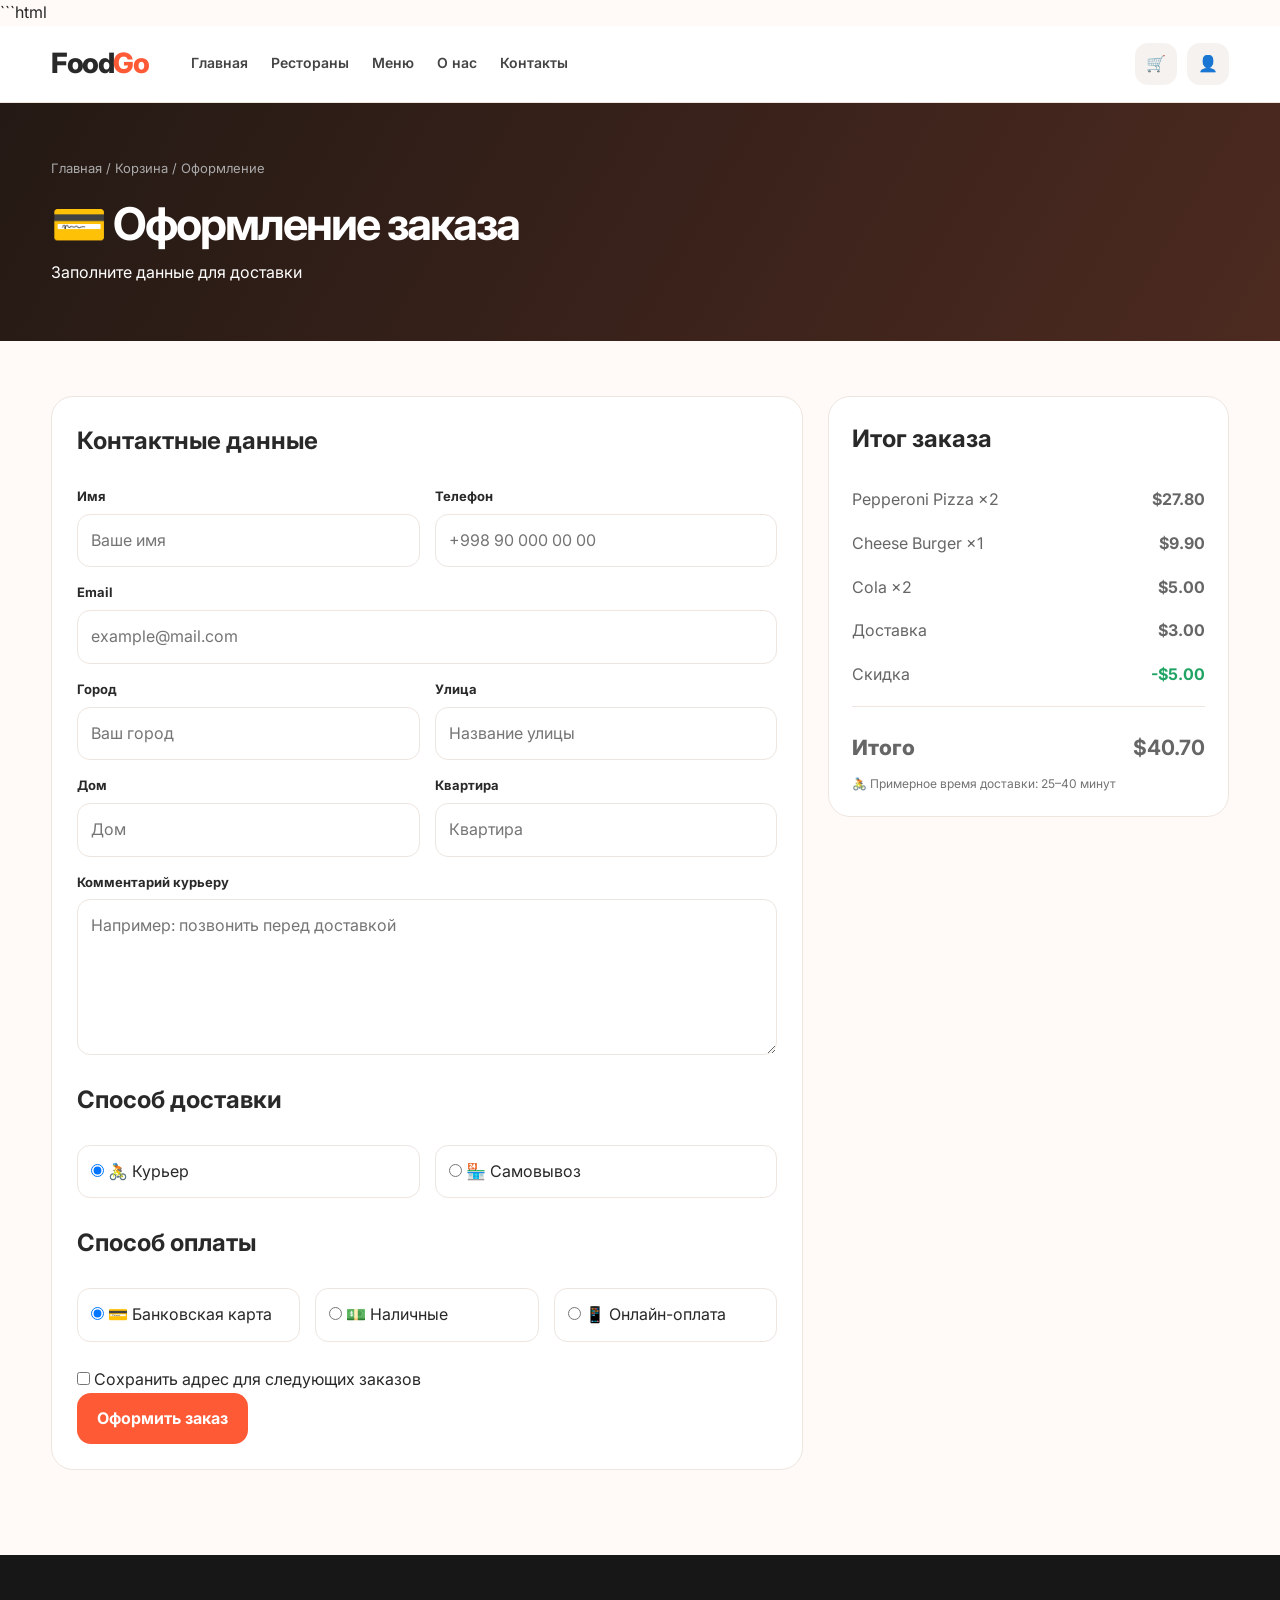
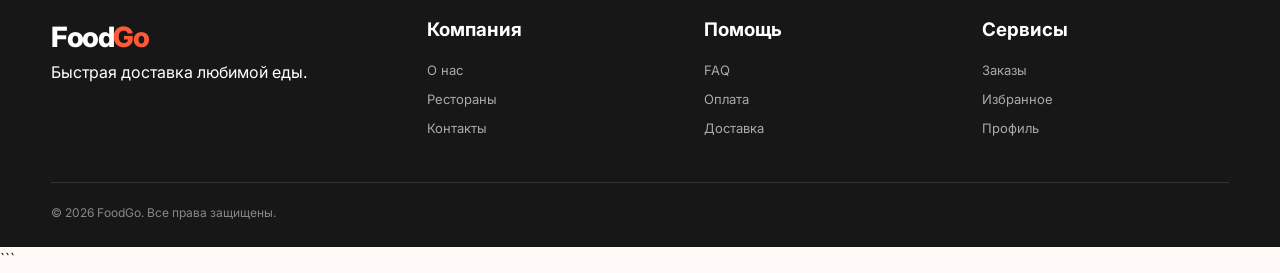
<file: checkout.html>
```html
<!DOCTYPE html>
<html lang="ru">
<head>
    <meta charset="UTF-8">
    <meta name="viewport" content="width=device-width, initial-scale=1.0">
    <title>FoodGo — Оформление заказа</title>
    <link rel="stylesheet" href="style.css">
</head>
<body>

<header class="navbar">
    <div class="container nav">
        <a href="index.html" class="logo">Food<span>Go</span></a>

        <nav class="navlinks">
            <a href="index.html">Главная</a>
            <a href="restaurants.html">Рестораны</a>
            <a href="menu.html">Меню</a>
            <a href="about.html">О нас</a>
            <a href="contact.html">Контакты</a>
        </nav>

        <div class="nav-actions">
            <a href="cart.html" class="icon-btn">🛒</a>
            <a href="profile.html" class="icon-btn">👤</a>
        </div>
    </div>
</header>

<section class="banner">
    <div class="container">
        <div class="breadcrumb">Главная / Корзина / Оформление</div>
        <h1>💳 Оформление заказа</h1>
        <p>Заполните данные для доставки</p>
    </div>
</section>

<main class="page">
    <div class="container split">

        <form class="form-card">

            <h2>Контактные данные</h2>
            <br>

            <div class="form-grid">

                <div class="field">
                    <label>Имя</label>
                    <input class="input" type="text" placeholder="Ваше имя">
                </div>

                <div class="field">
                    <label>Телефон</label>
                    <input class="input" type="tel" placeholder="+998 90 000 00 00">
                </div>

                <div class="field full">
                    <label>Email</label>
                    <input class="input" type="email" placeholder="example@mail.com">
                </div>

                <div class="field">
                    <label>Город</label>
                    <input class="input" type="text" placeholder="Ваш город">
                </div>

                <div class="field">
                    <label>Улица</label>
                    <input class="input" type="text" placeholder="Название улицы">
                </div>

                <div class="field">
                    <label>Дом</label>
                    <input class="input" type="text" placeholder="Дом">
                </div>

                <div class="field">
                    <label>Квартира</label>
                    <input class="input" type="text" placeholder="Квартира">
                </div>

                <div class="field full">
                    <label>Комментарий курьеру</label>
                    <textarea class="textarea" rows="5" placeholder="Например: позвонить перед доставкой"></textarea>
                </div>

            </div>

            <br>

            <h2>Способ доставки</h2>
            <br>

            <div class="radio-row">
                <label class="radio">
                    <input type="radio" name="delivery" checked>
                    🚴 Курьер
                </label>

                <label class="radio">
                    <input type="radio" name="delivery">
                    🏪 Самовывоз
                </label>
            </div>

            <br>

            <h2>Способ оплаты</h2>
            <br>

            <div class="radio-row">
                <label class="radio">
                    <input type="radio" name="payment" checked>
                    💳 Банковская карта
                </label>

                <label class="radio">
                    <input type="radio" name="payment">
                    💵 Наличные
                </label>

                <label class="radio">
                    <input type="radio" name="payment">
                    📱 Онлайн-оплата
                </label>
            </div>

            <br>

            <label>
                <input type="checkbox">
                Сохранить адрес для следующих заказов
            </label>

            <br>

            <button class="btn" type="submit">Оформить заказ</button>

        </form>

        <aside class="summary">
            <h2>Итог заказа</h2>

            <div class="sumline">
                <span>Pepperoni Pizza ×2</span>
                <strong>$27.80</strong>
            </div>

            <div class="sumline">
                <span>Cheese Burger ×1</span>
                <strong>$9.90</strong>
            </div>

            <div class="sumline">
                <span>Cola ×2</span>
                <strong>$5.00</strong>
            </div>

            <div class="sumline">
                <span>Доставка</span>
                <strong>$3.00</strong>
            </div>

            <div class="sumline">
                <span>Скидка</span>
                <strong style="color:#20a464;">-$5.00</strong>
            </div>

            <div class="total">
                <div class="sumline">
                    <span>Итого</span>
                    <strong>$40.70</strong>
                </div>
            </div>

            <p class="meta">🚴 Примерное время доставки: 25–40 минут</p>
        </aside>

    </div>
</main>

<footer>
    <div class="container">
        <div class="footer-grid">
            <div><div class="logo">Food<span>Go</span></div><p>Быстрая доставка любимой еды.</p></div>
            <div><h3>Компания</h3><a href="about.html">О нас</a><a href="restaurants.html">Рестораны</a><a href="contact.html">Контакты</a></div>
            <div><h3>Помощь</h3><a href="#">FAQ</a><a href="#">Оплата</a><a href="#">Доставка</a></div>
            <div><h3>Сервисы</h3><a href="orders.html">Заказы</a><a href="favorites.html">Избранное</a><a href="profile.html">Профиль</a></div>
        </div>
        <div class="footer-bottom">© 2026 FoodGo. Все права защищены.</div>
    </div>
</footer>

</body>
</html>
```
</file>
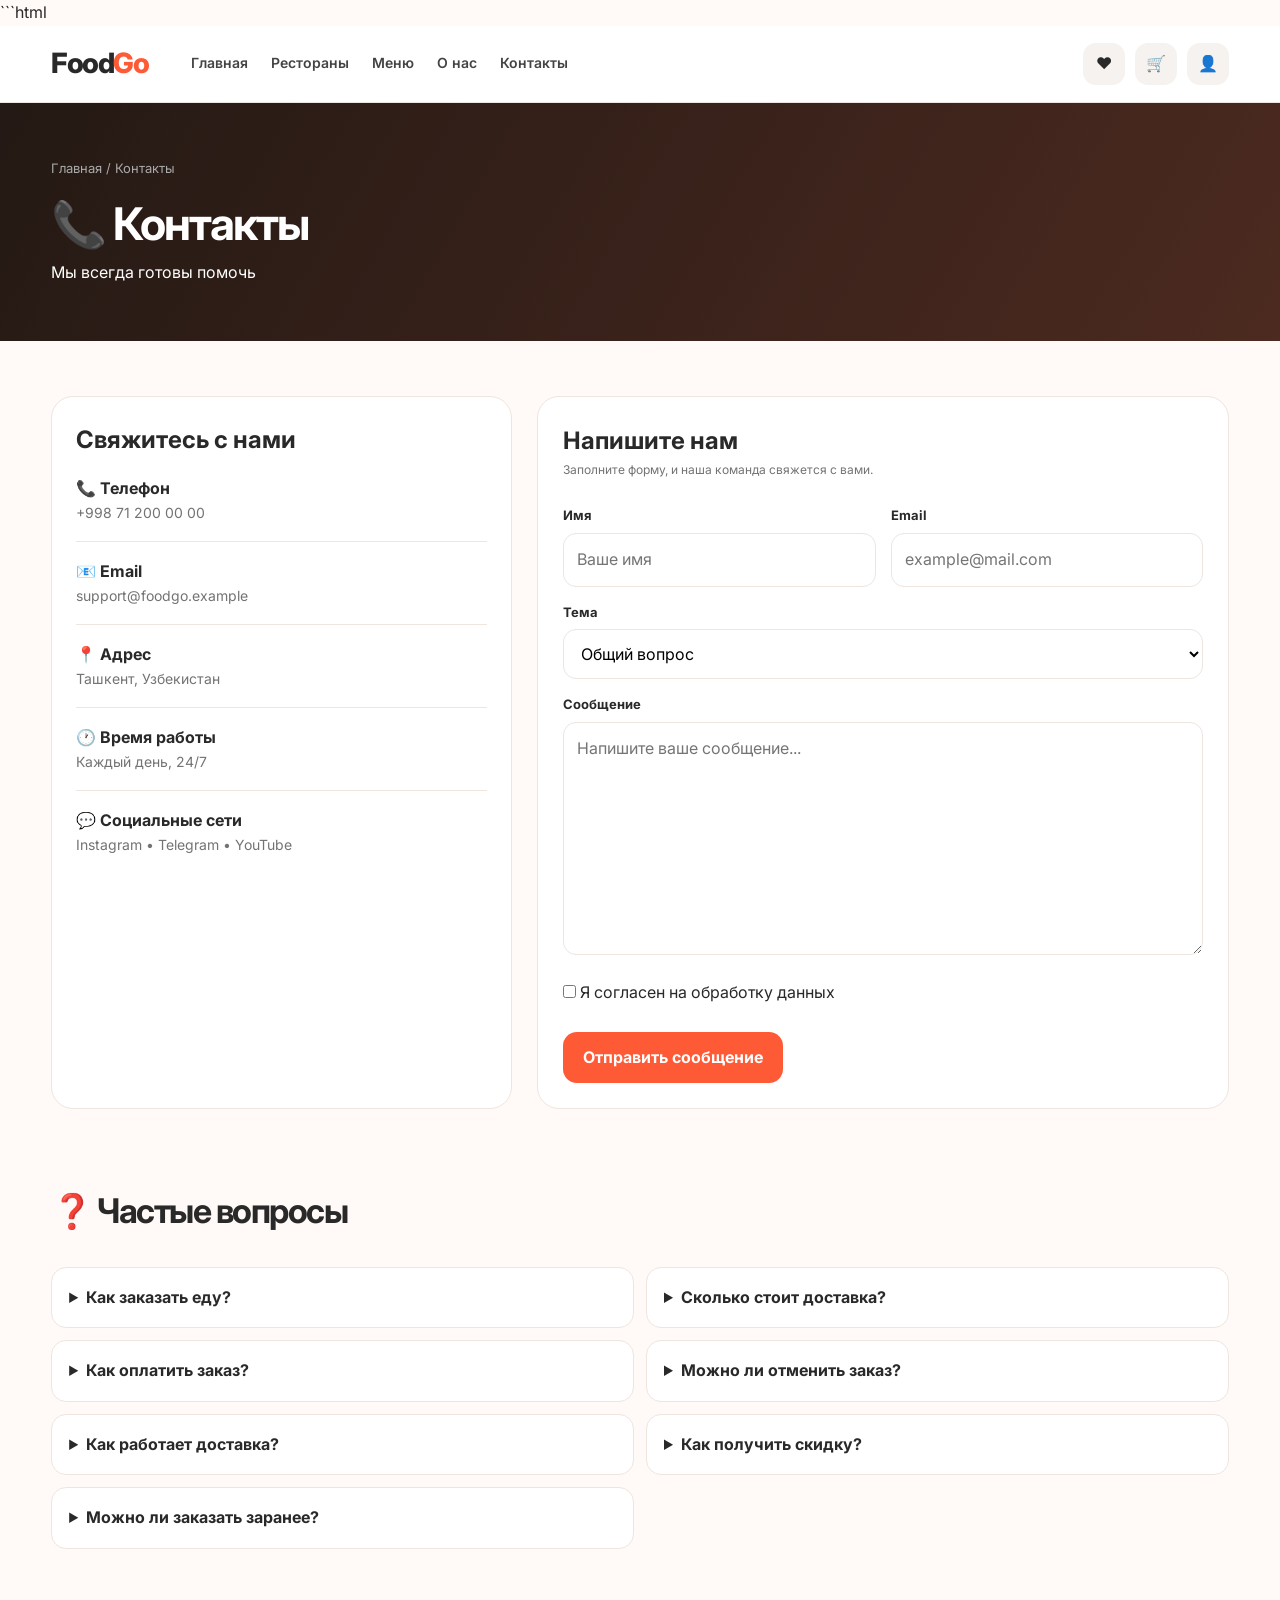
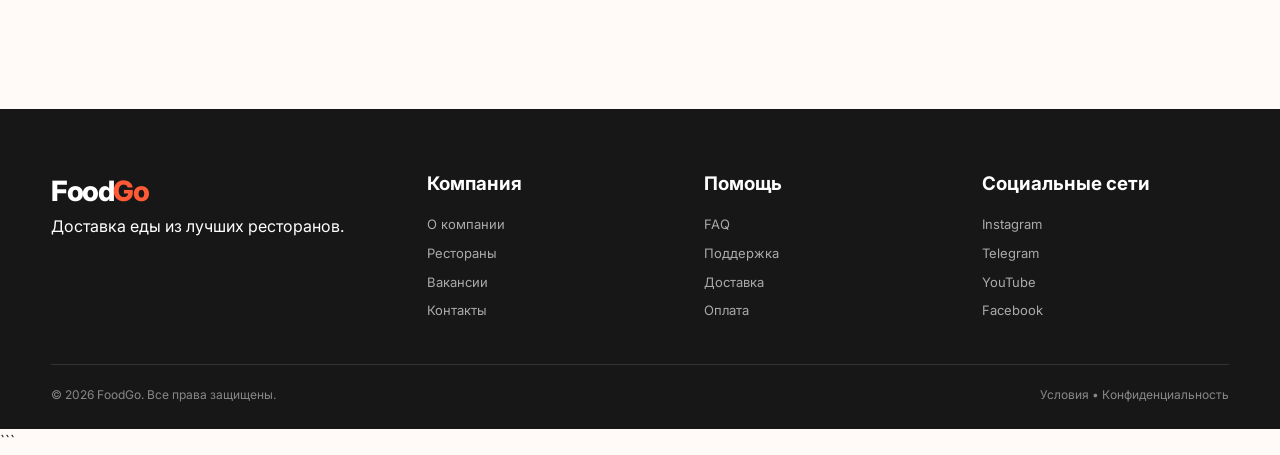
<file: contact.html>
```html
<!DOCTYPE html>
<html lang="ru">
<head>
    <meta charset="UTF-8">
    <meta name="viewport" content="width=device-width, initial-scale=1.0">
    <title>FoodGo — Контакты</title>
    <link rel="stylesheet" href="style.css">
</head>
<body>

<header class="navbar">
    <div class="container nav">

        <a href="index.html" class="logo">Food<span>Go</span></a>

        <nav class="navlinks">
            <a href="index.html">Главная</a>
            <a href="restaurants.html">Рестораны</a>
            <a href="menu.html">Меню</a>
            <a href="about.html">О нас</a>
            <a href="contact.html">Контакты</a>
        </nav>

        <div class="nav-actions">
            <a href="favorites.html" class="icon-btn">❤️</a>
            <a href="cart.html" class="icon-btn">🛒</a>
            <a href="profile.html" class="icon-btn">👤</a>
        </div>

    </div>
</header>

<section class="banner">
    <div class="container">
        <div class="breadcrumb">Главная / Контакты</div>
        <h1>📞 Контакты</h1>
        <p>Мы всегда готовы помочь</p>
    </div>
</section>

<main class="page">

    <div class="container contact-grid">

        <section class="contact-card">

            <h2>Свяжитесь с нами</h2>

            <div class="contact-item">
                <strong>📞 Телефон</strong>
                <span>+998 71 200 00 00</span>
            </div>

            <div class="contact-item">
                <strong>📧 Email</strong>
                <span>support@foodgo.example</span>
            </div>

            <div class="contact-item">
                <strong>📍 Адрес</strong>
                <span>Ташкент, Узбекистан</span>
            </div>

            <div class="contact-item">
                <strong>🕐 Время работы</strong>
                <span>Каждый день, 24/7</span>
            </div>

            <div class="contact-item">
                <strong>💬 Социальные сети</strong>
                <span>Instagram • Telegram • YouTube</span>
            </div>

        </section>

        <section class="form-card">

            <h2>Напишите нам</h2>

            <p class="meta">
                Заполните форму, и наша команда свяжется с вами.
            </p>

            <br>

            <form>

                <div class="form-grid">

                    <div class="field">
                        <label>Имя</label>
                        <input class="input" type="text" placeholder="Ваше имя" required>
                    </div>

                    <div class="field">
                        <label>Email</label>
                        <input class="input" type="email" placeholder="example@mail.com" required>
                    </div>

                    <div class="field full">
                        <label>Тема</label>
                        <select class="select">
                            <option>Общий вопрос</option>
                            <option>Проблема с заказом</option>
                            <option>Оплата</option>
                            <option>Доставка</option>
                            <option>Ресторан</option>
                            <option>Партнёрство</option>
                        </select>
                    </div>

                    <div class="field full">
                        <label>Сообщение</label>
                        <textarea class="textarea" rows="8" placeholder="Напишите ваше сообщение..." required></textarea>
                    </div>

                </div>

                <br>

                <label>
                    <input type="checkbox">
                    Я согласен на обработку данных
                </label>

                <br><br>

                <button class="btn" type="submit">
                    Отправить сообщение
                </button>

            </form>

        </section>

    </div>

    <section class="section">
        <div class="container">

            <div class="section-head">
                <div>
                    <h2>❓ Частые вопросы</h2>
                </div>
            </div>

            <div class="faq">

                <details>
                    <summary>Как заказать еду?</summary>
                    <p>Перейдите в раздел ресторанов, выберите ресторан и добавьте блюда в корзину.</p>
                </details>

                <details>
                    <summary>Сколько стоит доставка?</summary>
                    <p>Цена доставки отображается на странице ресторана и в корзине.</p>
                </details>

                <details>
                    <summary>Как оплатить заказ?</summary>
                    <p>Вы можете выбрать карту, наличные или онлайн-оплату.</p>
                </details>

                <details>
                    <summary>Можно ли отменить заказ?</summary>
                    <p>Это зависит от текущего статуса заказа.</p>
                </details>

                <details>
                    <summary>Как работает доставка?</summary>
                    <p>После оформления заказа ресторан начинает его готовить, после чего курьер доставляет его по указанному адресу.</p>
                </details>

                <details>
                    <summary>Как получить скидку?</summary>
                    <p>Следите за разделом акций и используйте доступные промокоды.</p>
                </details>

                <details>
                    <summary>Можно ли заказать заранее?</summary>
                    <p>Возможность предварительного заказа зависит от выбранного ресторана.</p>
                </details>

            </div>

        </div>
    </section>

</main>

<footer>
    <div class="container">

        <div class="footer-grid">

            <div>
                <div class="logo">Food<span>Go</span></div>
                <p>Доставка еды из лучших ресторанов.</p>
            </div>

            <div>
                <h3>Компания</h3>
                <a href="about.html">О компании</a>
                <a href="restaurants.html">Рестораны</a>
                <a href="#">Вакансии</a>
                <a href="contact.html">Контакты</a>
            </div>

            <div>
                <h3>Помощь</h3>
                <a href="#">FAQ</a>
                <a href="#">Поддержка</a>
                <a href="#">Доставка</a>
                <a href="#">Оплата</a>
            </div>

            <div>
                <h3>Социальные сети</h3>
                <a href="#">Instagram</a>
                <a href="#">Telegram</a>
                <a href="#">YouTube</a>
                <a href="#">Facebook</a>
            </div>

        </div>

        <div class="footer-bottom">
            <span>© 2026 FoodGo. Все права защищены.</span>
            <span>Условия • Конфиденциальность</span>
        </div>

    </div>
</footer>

</body>
</html>
```
</file>
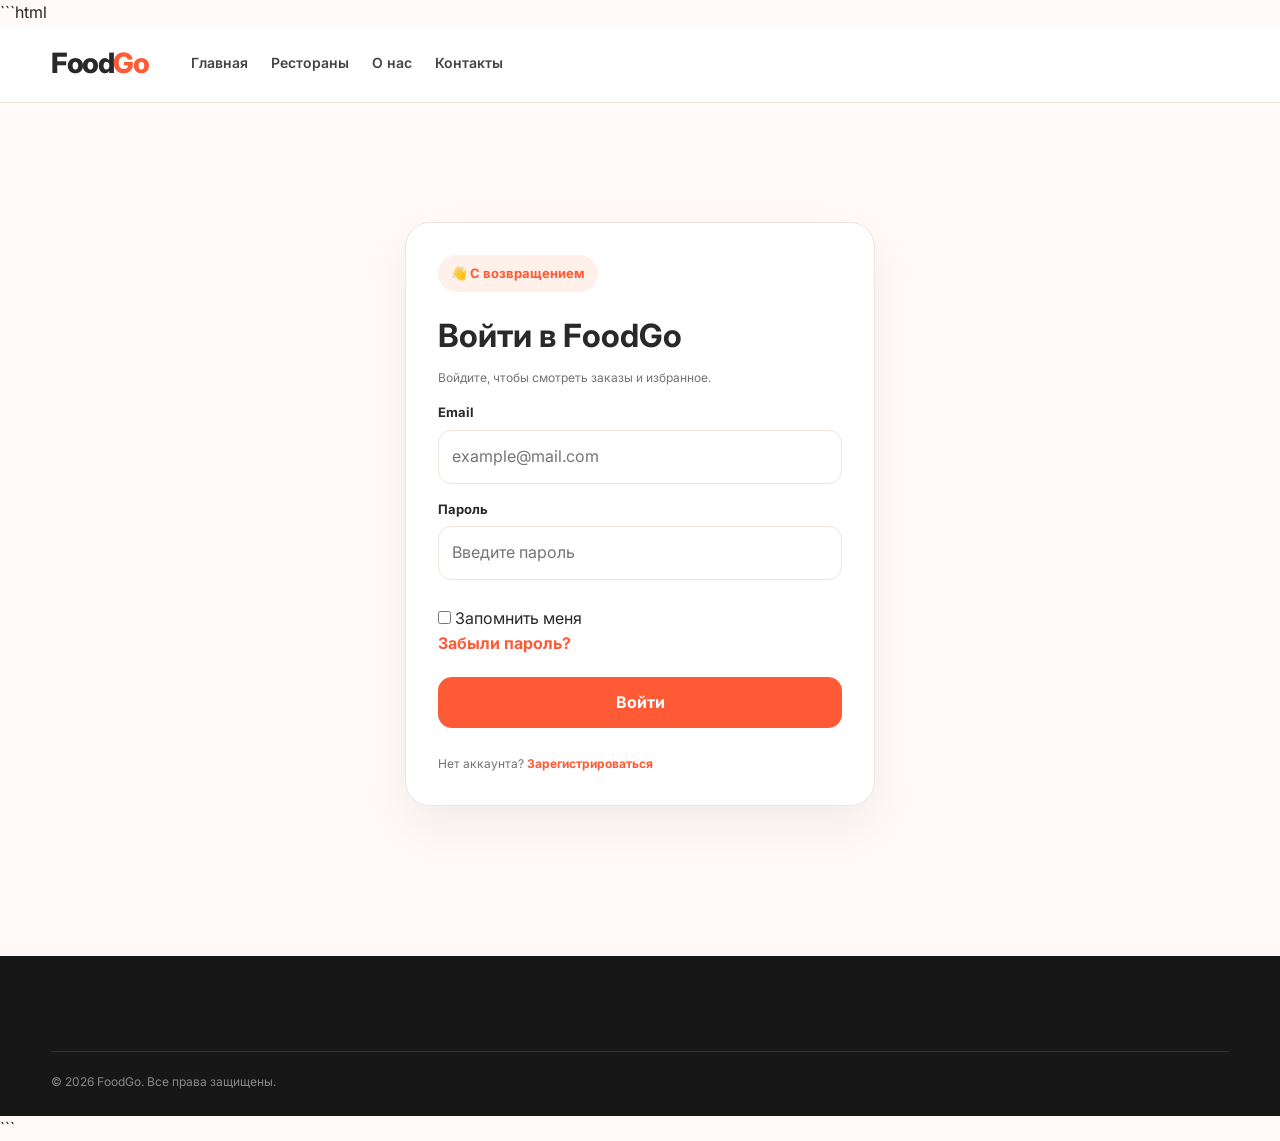
<file: login.html>
```html
<!DOCTYPE html>
<html lang="ru">
<head>
    <meta charset="UTF-8">
    <meta name="viewport" content="width=device-width, initial-scale=1.0">
    <title>FoodGo — Вход</title>
    <link rel="stylesheet" href="style.css">
</head>
<body>

<header class="navbar">
    <div class="container nav">
        <a href="index.html" class="logo">Food<span>Go</span></a>
        <nav class="navlinks">
            <a href="index.html">Главная</a>
            <a href="restaurants.html">Рестораны</a>
            <a href="about.html">О нас</a>
            <a href="contact.html">Контакты</a>
        </nav>
    </div>
</header>

<main class="auth">

    <div class="auth-box">

        <span class="eyebrow">👋 С возвращением</span>

        <h1>Войти в FoodGo</h1>

        <p class="meta">
            Войдите, чтобы смотреть заказы и избранное.
        </p>

        <form>

            <div class="field">
                <label>Email</label>
                <input class="input" type="email" placeholder="example@mail.com" required>
            </div>

            <div class="field">
                <label>Пароль</label>
                <input class="input" type="password" placeholder="Введите пароль" required>
            </div>

            <br>

            <label>
                <input type="checkbox">
                Запомнить меня
            </label>

            <br>

            <a href="#" class="link">Забыли пароль?</a>

            <button class="btn" type="submit">Войти</button>

        </form>

        <br>

        <p class="meta">
            Нет аккаунта?
            <a href="register.html" class="link">Зарегистрироваться</a>
        </p>

    </div>

</main>

<footer>
    <div class="container">
        <div class="footer-bottom">
            <span>© 2026 FoodGo. Все права защищены.</span>
        </div>
    </div>
</footer>

</body>
</html>
```
</file>
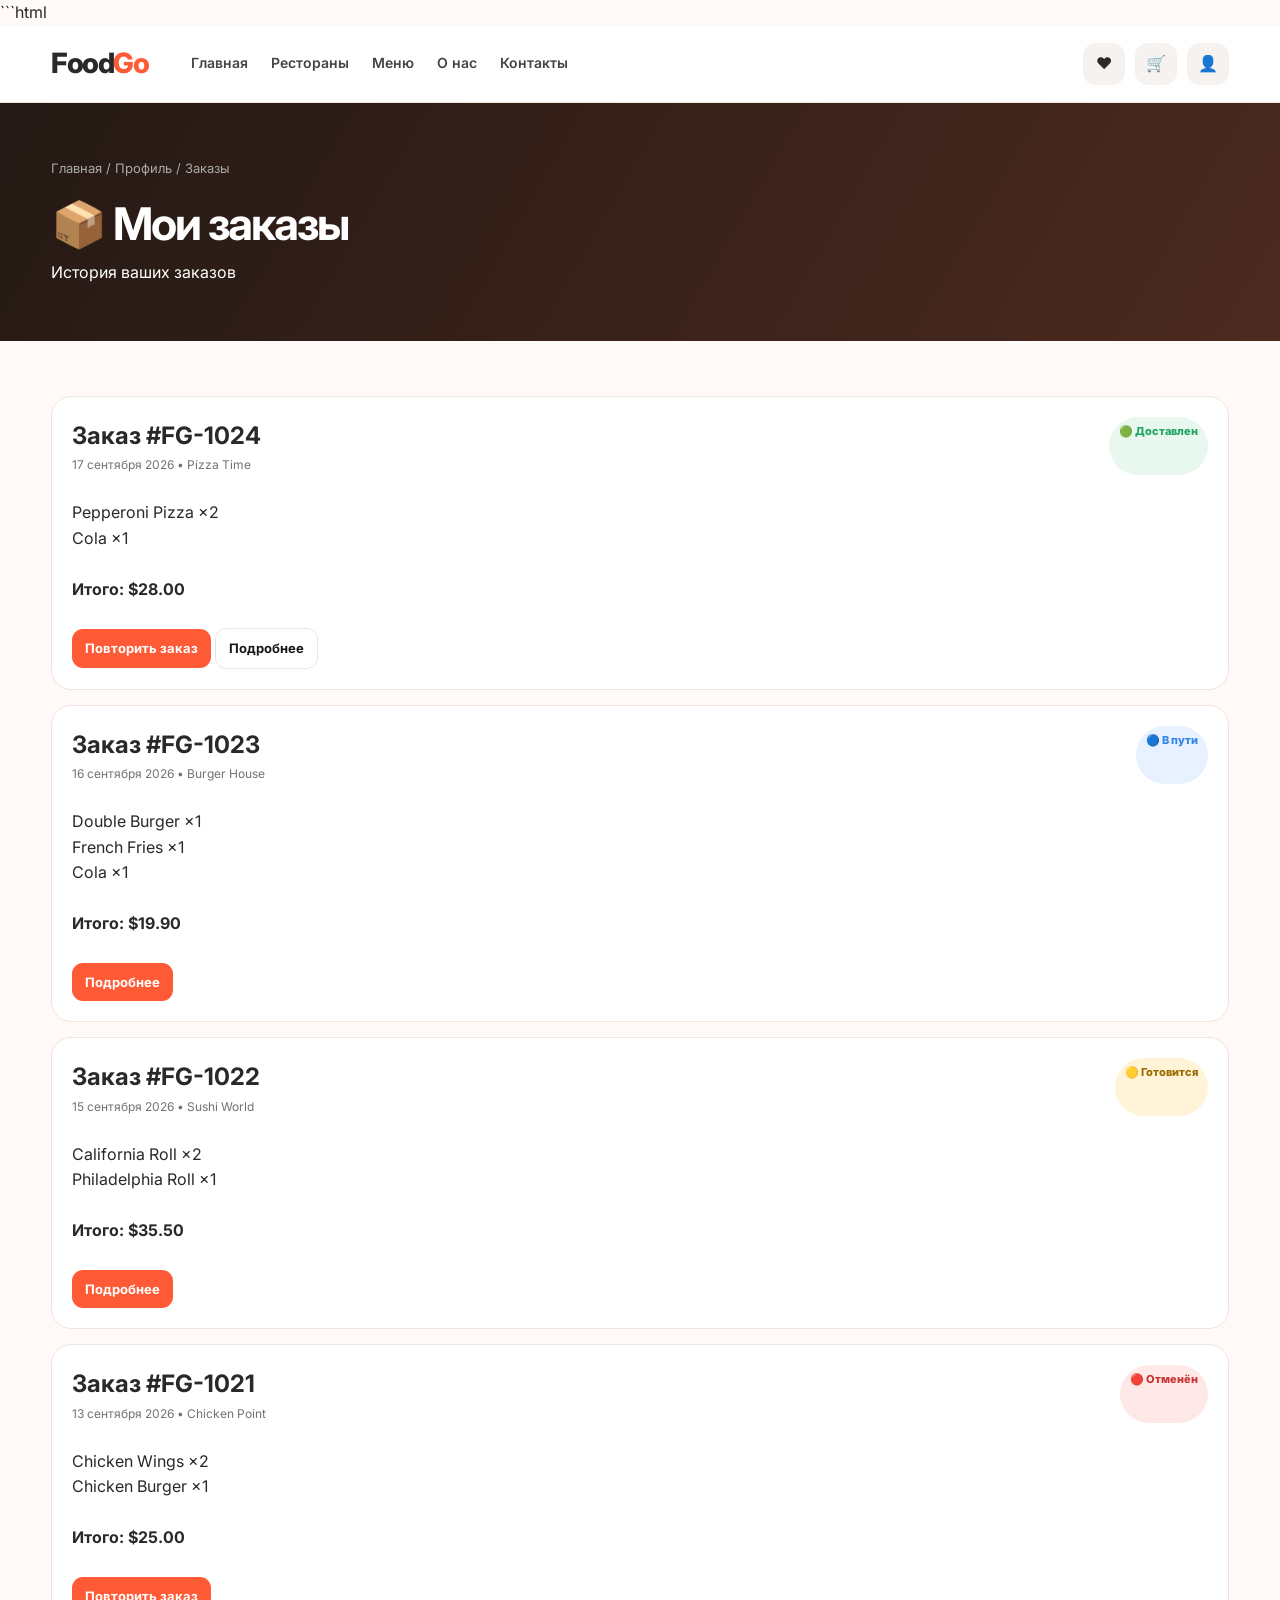
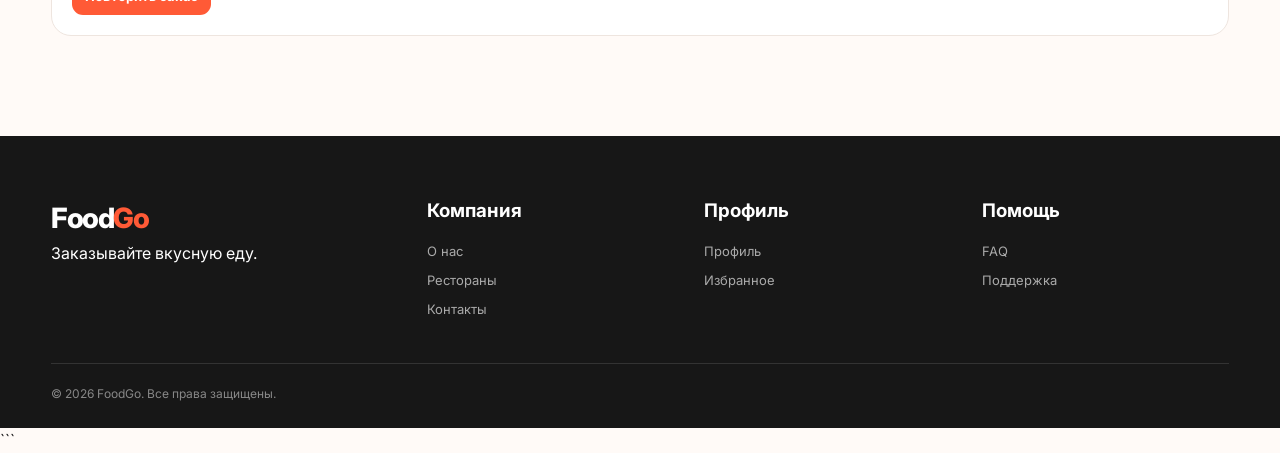
<file: orders.html>
```html
<!DOCTYPE html>
<html lang="ru">
<head>
    <meta charset="UTF-8">
    <meta name="viewport" content="width=device-width, initial-scale=1.0">
    <title>FoodGo — Мои заказы</title>
    <link rel="stylesheet" href="style.css">
</head>
<body>

<header class="navbar">
    <div class="container nav">
        <a href="index.html" class="logo">Food<span>Go</span></a>

        <nav class="navlinks">
            <a href="index.html">Главная</a>
            <a href="restaurants.html">Рестораны</a>
            <a href="menu.html">Меню</a>
            <a href="about.html">О нас</a>
            <a href="contact.html">Контакты</a>
        </nav>

        <div class="nav-actions">
            <a href="favorites.html" class="icon-btn">❤️</a>
            <a href="cart.html" class="icon-btn">🛒</a>
            <a href="profile.html" class="icon-btn">👤</a>
        </div>
    </div>
</header>

<section class="banner">
    <div class="container">
        <div class="breadcrumb">Главная / Профиль / Заказы</div>
        <h1>📦 Мои заказы</h1>
        <p>История ваших заказов</p>
    </div>
</section>

<main class="page">
    <div class="container">

        <article class="order">
            <div class="order-top">
                <div>
                    <h2>Заказ #FG-1024</h2>
                    <p class="meta">17 сентября 2026 • Pizza Time</p>
                </div>
                <span class="status delivered">🟢 Доставлен</span>
            </div>

            <br>

            <p>Pepperoni Pizza ×2</p>
            <p>Cola ×1</p>

            <br>

            <strong>Итого: $28.00</strong>

            <br><br>

            <a href="cart.html" class="btn small">Повторить заказ</a>
            <a href="#" class="btn small light">Подробнее</a>
        </article>

        <article class="order">
            <div class="order-top">
                <div>
                    <h2>Заказ #FG-1023</h2>
                    <p class="meta">16 сентября 2026 • Burger House</p>
                </div>
                <span class="status way">🔵 В пути</span>
            </div>

            <br>

            <p>Double Burger ×1</p>
            <p>French Fries ×1</p>
            <p>Cola ×1</p>

            <br>

            <strong>Итого: $19.90</strong>

            <br><br>

            <a href="#" class="btn small">Подробнее</a>
        </article>

        <article class="order">
            <div class="order-top">
                <div>
                    <h2>Заказ #FG-1022</h2>
                    <p class="meta">15 сентября 2026 • Sushi World</p>
                </div>
                <span class="status cooking">🟡 Готовится</span>
            </div>

            <br>

            <p>California Roll ×2</p>
            <p>Philadelphia Roll ×1</p>

            <br>

            <strong>Итого: $35.50</strong>

            <br><br>

            <a href="#" class="btn small">Подробнее</a>
        </article>

        <article class="order">
            <div class="order-top">
                <div>
                    <h2>Заказ #FG-1021</h2>
                    <p class="meta">13 сентября 2026 • Chicken Point</p>
                </div>
                <span class="status cancel">🔴 Отменён</span>
            </div>

            <br>

            <p>Chicken Wings ×2</p>
            <p>Chicken Burger ×1</p>

            <br>

            <strong>Итого: $25.00</strong>

            <br><br>

            <a href="cart.html" class="btn small">Повторить заказ</a>
        </article>

    </div>
</main>

<footer>
    <div class="container">
        <div class="footer-grid">
            <div><div class="logo">Food<span>Go</span></div><p>Заказывайте вкусную еду.</p></div>
            <div><h3>Компания</h3><a href="about.html">О нас</a><a href="restaurants.html">Рестораны</a><a href="contact.html">Контакты</a></div>
            <div><h3>Профиль</h3><a href="profile.html">Профиль</a><a href="favorites.html">Избранное</a></div>
            <div><h3>Помощь</h3><a href="#">FAQ</a><a href="contact.html">Поддержка</a></div>
        </div>
        <div class="footer-bottom">© 2026 FoodGo. Все права защищены.</div>
    </div>
</footer>

</body>
</html>
```
</file>
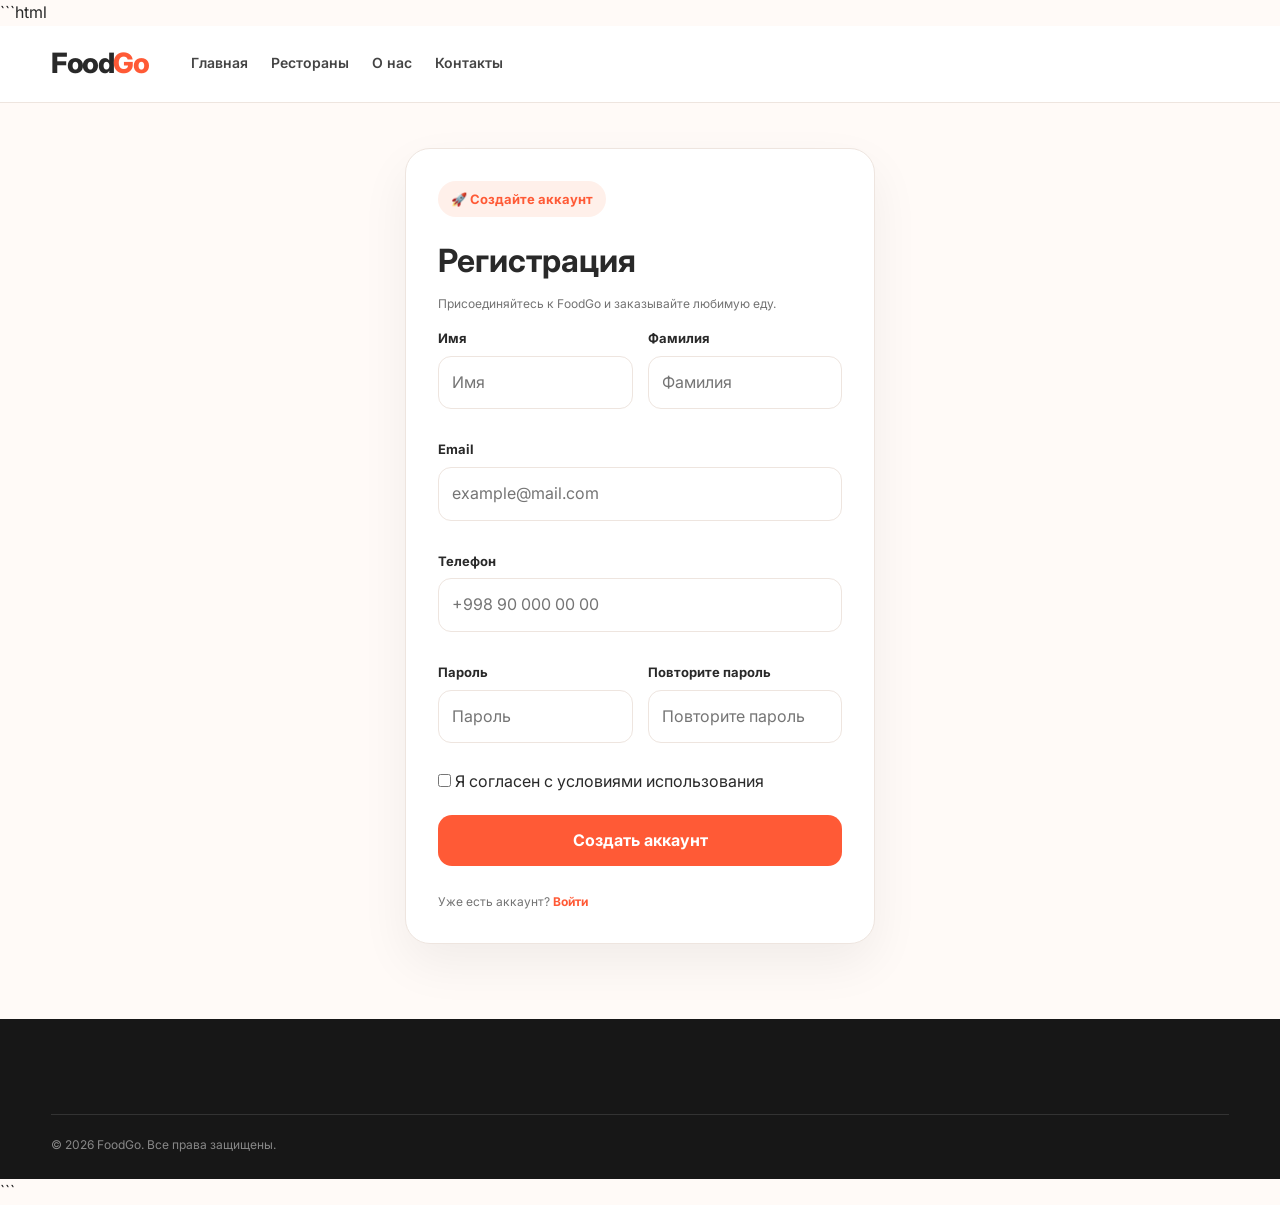
<file: register.html>
```html
<!DOCTYPE html>
<html lang="ru">
<head>
    <meta charset="UTF-8">
    <meta name="viewport" content="width=device-width, initial-scale=1.0">
    <title>FoodGo — Регистрация</title>
    <link rel="stylesheet" href="style.css">
</head>
<body>

<header class="navbar">
    <div class="container nav">
        <a href="index.html" class="logo">Food<span>Go</span></a>

        <nav class="navlinks">
            <a href="index.html">Главная</a>
            <a href="restaurants.html">Рестораны</a>
            <a href="about.html">О нас</a>
            <a href="contact.html">Контакты</a>
        </nav>
    </div>
</header>

<main class="auth">

    <div class="auth-box">

        <span class="eyebrow">🚀 Создайте аккаунт</span>

        <h1>Регистрация</h1>

        <p class="meta">
            Присоединяйтесь к FoodGo и заказывайте любимую еду.
        </p>

        <form>

            <div class="form-grid">

                <div class="field">
                    <label>Имя</label>
                    <input class="input" type="text" placeholder="Имя" required>
                </div>

                <div class="field">
                    <label>Фамилия</label>
                    <input class="input" type="text" placeholder="Фамилия" required>
                </div>

                <div class="field full">
                    <label>Email</label>
                    <input class="input" type="email" placeholder="example@mail.com" required>
                </div>

                <div class="field full">
                    <label>Телефон</label>
                    <input class="input" type="tel" placeholder="+998 90 000 00 00" required>
                </div>

                <div class="field">
                    <label>Пароль</label>
                    <input class="input" type="password" placeholder="Пароль" required>
                </div>

                <div class="field">
                    <label>Повторите пароль</label>
                    <input class="input" type="password" placeholder="Повторите пароль" required>
                </div>

            </div>

            <br>

            <label>
                <input type="checkbox" required>
                Я согласен с условиями использования
            </label>

            <button class="btn" type="submit">
                Создать аккаунт
            </button>

        </form>

        <br>

        <p class="meta">
            Уже есть аккаунт?
            <a href="login.html" class="link">Войти</a>
        </p>

    </div>

</main>

<footer>
    <div class="container">
        <div class="footer-bottom">
            <span>© 2026 FoodGo. Все права защищены.</span>
        </div>
    </div>
</footer>

</body>
</html>
```
</file>
<file: style.css>
@import url('https://fonts.googleapis.com/css2?family=Inter:wght@400;500;600;700;800&display=swap');

:root {
    --accent: #ff5a36;
    --accent-light: #fff0ea;
    --dark: #171717;
    --text: #292929;
    --muted: #737373;
    --bg: #fffaf7;
    --white: #ffffff;
    --line: #eee5df;
    --green: #20a464;
    --blue: #3285e8;
    --yellow: #f2ad18;
    --shadow: 0 15px 40px rgba(0, 0, 0, 0.08);
}

* {
    box-sizing: border-box;
    margin: 0;
    padding: 0;
}

html {
    scroll-behavior: smooth;
}

body {
    font-family: 'Inter', Arial, sans-serif;
    color: var(--text);
    background: var(--bg);
    line-height: 1.6;
}

a {
    text-decoration: none;
    color: inherit;
}

img {
    display: block;
    width: 100%;
    object-fit: cover;
}

button,
input,
select,
textarea {
    font: inherit;
}

button {
    cursor: pointer;
}

/* =========================
   CONTAINER
========================= */

.container {
    width: min(1180px, 92%);
    margin: 0 auto;
}

/* =========================
   TOP BAR
========================= */

.topbar {
    background: var(--dark);
    color: white;
    font-size: 13px;
    padding: 9px 0;
}

.topbar .container {
    display: flex;
    justify-content: space-between;
    gap: 20px;
}

/* =========================
   NAVBAR
========================= */

.navbar {
    position: sticky;
    top: 0;
    z-index: 100;
    background: rgba(255, 255, 255, 0.94);
    backdrop-filter: blur(15px);
    border-bottom: 1px solid var(--line);
}

.nav {
    min-height: 76px;
    display: flex;
    align-items: center;
    gap: 28px;
}

.logo {
    font-size: 28px;
    font-weight: 800;
    letter-spacing: -1.5px;
}

.logo span {
    color: var(--accent);
}

.navlinks {
    display: flex;
    gap: 23px;
    margin-left: 15px;
    flex: 1;
}

.navlinks a {
    font-size: 14px;
    font-weight: 600;
    color: #444;
    transition: 0.25s;
}

.navlinks a:hover {
    color: var(--accent);
}

.nav-actions {
    display: flex;
    align-items: center;
    gap: 10px;
}

.icon-btn {
    width: 42px;
    height: 42px;
    display: grid;
    place-items: center;
    background: #f6f2ef;
    border-radius: 13px;
    transition: 0.25s;
}

.icon-btn:hover {
    background: var(--accent-light);
    color: var(--accent);
    transform: translateY(-2px);
}

/* =========================
   BUTTONS
========================= */

.btn {
    display: inline-flex;
    align-items: center;
    justify-content: center;
    gap: 8px;
    padding: 13px 20px;
    border: 0;
    border-radius: 14px;
    background: var(--accent);
    color: white;
    font-weight: 700;
    transition: 0.25s;
}

.btn:hover {
    transform: translateY(-3px);
    box-shadow: 0 12px 25px rgba(255, 90, 54, 0.25);
}

.btn.dark {
    background: var(--dark);
}

.btn.light {
    background: white;
    color: var(--dark);
    border: 1px solid var(--line);
}

.btn.small {
    padding: 9px 13px;
    font-size: 13px;
    border-radius: 11px;
}

/* =========================
   HERO
========================= */

.hero {
    padding: 70px 0 50px;
    background:
        radial-gradient(circle at 85% 20%, #ffd8c7 0, transparent 30%),
        linear-gradient(135deg, #fffaf7, #ffffff);
}

.hero-grid {
    display: grid;
    grid-template-columns: 1fr 1fr;
    align-items: center;
    gap: 55px;
}

.eyebrow {
    display: inline-flex;
    background: var(--accent-light);
    color: var(--accent);
    padding: 8px 13px;
    border-radius: 99px;
    font-weight: 700;
    font-size: 13px;
    margin-bottom: 18px;
}

.hero h1 {
    font-size: clamp(42px, 5vw, 68px);
    line-height: 1.03;
    letter-spacing: -3px;
    margin-bottom: 20px;
}

.hero p {
    font-size: 17px;
    color: var(--muted);
    max-width: 590px;
}

.hero-buttons {
    display: flex;
    gap: 12px;
    margin: 28px 0;
}

.hero-image {
    position: relative;
}

.hero-image img {
    height: 500px;
    border-radius: 34px;
    box-shadow: 0 30px 70px rgba(43, 25, 18, 0.16);
}

.float-card {
    position: absolute;
    background: white;
    border: 1px solid #eee;
    padding: 14px 17px;
    border-radius: 17px;
    box-shadow: 0 15px 35px rgba(0, 0, 0, 0.1);
    font-size: 13px;
    font-weight: 700;
}

.f1 {
    left: -25px;
    top: 55px;
}

.f2 {
    right: -20px;
    bottom: 105px;
}

.f3 {
    left: 25px;
    bottom: 30px;
}

/* =========================
   SEARCH
========================= */

.searchbox {
    margin-top: 25px;
    background: white;
    border: 1px solid var(--line);
    border-radius: 20px;
    padding: 8px;
    display: flex;
    box-shadow: 0 12px 30px rgba(0, 0, 0, 0.05);
}

.searchbox input {
    flex: 1;
    border: 0;
    outline: 0;
    padding: 12px 15px;
}

/* =========================
   SECTIONS
========================= */

.section {
    padding: 75px 0;
}

.section-head {
    display: flex;
    align-items: end;
    justify-content: space-between;
    gap: 20px;
    margin-bottom: 28px;
}

.section-head h2 {
    font-size: 34px;
    letter-spacing: -1.5px;
}

.section-head p {
    color: var(--muted);
}

.link {
    color: var(--accent);
    font-weight: 700;
}

/* =========================
   CATEGORY CHIPS
========================= */

.chips {
    display: flex;
    gap: 12px;
    overflow-x: auto;
    padding-bottom: 8px;
}

.chip {
    min-width: 110px;
    background: white;
    border: 1px solid var(--line);
    padding: 15px;
    border-radius: 18px;
    text-align: center;
    font-weight: 700;
    transition: 0.25s;
}

.chip:hover {
    transform: translateY(-5px);
    border-color: #ffc4b4;
    box-shadow: 0 12px 25px rgba(0, 0, 0, 0.06);
}

.chip img {
    width: 62px;
    height: 62px;
    border-radius: 50%;
    margin: 0 auto 8px;
}

/* =========================
   GRID
========================= */

.grid {
    display: grid;
    grid-template-columns: repeat(4, 1fr);
    gap: 20px;
}

.restaurant-grid {
    grid-template-columns: repeat(3, 1fr);
}

/* =========================
   CARDS
========================= */

.card {
    background: white;
    border: 1px solid var(--line);
    border-radius: 22px;
    overflow: hidden;
    transition: 0.3s;
}

.card:hover {
    transform: translateY(-7px);
    box-shadow: 0 18px 40px rgba(0, 0, 0, 0.08);
}

.card-img {
    height: 205px;
    position: relative;
}

.card-img img {
    height: 100%;
}

.badge {
    position: absolute;
    left: 13px;
    top: 13px;
    background: var(--accent);
    color: white;
    padding: 6px 9px;
    border-radius: 9px;
    font-size: 11px;
    font-weight: 800;
}

.heart {
    position: absolute;
    right: 13px;
    top: 13px;
    background: white;
    width: 36px;
    height: 36px;
    border-radius: 50%;
    display: grid;
    place-items: center;
    box-shadow: 0 5px 15px rgba(0, 0, 0, 0.12);
}

.card-body {
    padding: 17px;
}

.card-body h3 {
    font-size: 17px;
    margin-bottom: 5px;
}

.meta {
    font-size: 12px;
    color: var(--muted);
}

.rating {
    color: #e69a00;
    font-weight: 700;
}

.price-row {
    display: flex;
    align-items: center;
    justify-content: space-between;
    margin-top: 14px;
}

.price {
    font-size: 19px;
    font-weight: 800;
}

.old {
    text-decoration: line-through;
    color: #aaa;
    font-size: 12px;
    margin-left: 6px;
}

.food-desc {
    font-size: 12px;
    color: var(--muted);
    min-height: 39px;
}

/* =========================
   PROMO
========================= */

.promo-grid {
    display: grid;
    grid-template-columns: 1.4fr 1fr 1fr;
    gap: 18px;
}

.promo {
    min-height: 260px;
    border-radius: 25px;
    overflow: hidden;
    position: relative;
    background-size: cover;
    background-position: center;
    color: white;
}

.promo::after {
    content: "";
    position: absolute;
    inset: 0;
    background: linear-gradient(90deg, rgba(0, 0, 0, 0.75), transparent);
}

.promo-content {
    position: absolute;
    z-index: 1;
    left: 25px;
    bottom: 25px;
    max-width: 300px;
}

.promo h3 {
    font-size: 25px;
    line-height: 1.1;
    margin-bottom: 8px;
}

/* =========================
   STATS
========================= */

.stats {
    display: grid;
    grid-template-columns: repeat(4, 1fr);
    gap: 15px;
}

.stat {
    background: white;
    border: 1px solid var(--line);
    border-radius: 20px;
    padding: 25px;
}

.stat strong {
    font-size: 30px;
}

.stat span {
    display: block;
    color: var(--muted);
    font-size: 13px;
}

/* =========================
   REVIEWS
========================= */

.review-grid {
    display: grid;
    grid-template-columns: repeat(4, 1fr);
    gap: 18px;
}

.review {
    background: white;
    border: 1px solid var(--line);
    padding: 22px;
    border-radius: 20px;
}

.avatar {
    width: 45px;
    height: 45px;
    border-radius: 50%;
    float: left;
    margin-right: 12px;
}

.review p {
    clear: both;
    padding-top: 15px;
    color: #555;
    font-size: 14px;
}

/* =========================
   FAQ
========================= */

.faq {
    display: grid;
    grid-template-columns: 1fr 1fr;
    gap: 12px;
}

.faq details {
    background: white;
    border: 1px solid var(--line);
    border-radius: 15px;
    padding: 17px;
}

.faq summary {
    font-weight: 700;
    cursor: pointer;
}

.faq details p {
    color: var(--muted);
    font-size: 14px;
    padding-top: 10px;
}

/* =========================
   PAGE BANNER
========================= */

.banner {
    padding: 55px 0;
    background: linear-gradient(120deg, #241914, #4c2a20);
    color: white;
}

.banner h1 {
    font-size: 45px;
    letter-spacing: -2px;
}

.breadcrumb {
    color: #aaa;
    font-size: 13px;
    margin-bottom: 10px;
}

/* =========================
   PAGE
========================= */

.page {
    padding: 55px 0;
}

.toolbar {
    display: flex;
    gap: 12px;
    flex-wrap: wrap;
    margin-bottom: 25px;
}

.input,
.select,
.textarea {
    width: 100%;
    border: 1px solid var(--line);
    background: white;
    border-radius: 13px;
    padding: 13px;
    outline: none;
}

.input:focus,
.select:focus,
.textarea:focus {
    border-color: #ff9a82;
}

.filter {
    padding: 11px 15px;
    background: white;
    border: 1px solid var(--line);
    border-radius: 12px;
}

/* =========================
   MENU
========================= */

.menu-hero {
    height: 340px;
    border-radius: 28px;
    overflow: hidden;
    position: relative;
    background:
        url("https://images.unsplash.com/photo-1579751626657-72bc17010498?auto=format&fit=crop&w=1400&q=85")
        center / cover;
}

.menu-hero::after {
    content: "";
    position: absolute;
    inset: 0;
    background: linear-gradient(90deg, rgba(0, 0, 0, 0.75), transparent);
}

.menu-info {
    position: absolute;
    z-index: 1;
    left: 35px;
    bottom: 30px;
    color: white;
}

.menu-info h1 {
    font-size: 42px;
}

.menu-tabs {
    display: flex;
    gap: 9px;
    overflow-x: auto;
    margin: 25px 0;
}

.menu-tabs a {
    white-space: nowrap;
    padding: 10px 15px;
    border-radius: 99px;
    background: white;
    border: 1px solid var(--line);
    font-size: 13px;
    font-weight: 700;
}

.menu-tabs a:hover {
    background: var(--accent);
    color: white;
}

/* =========================
   CART / CHECKOUT
========================= */

.split {
    display: grid;
    grid-template-columns: 1.5fr 0.8fr;
    gap: 25px;
    align-items: start;
}

.summary {
    position: sticky;
    top: 100px;
    background: white;
    border: 1px solid var(--line);
    border-radius: 22px;
    padding: 23px;
}

.summary h2 {
    margin-bottom: 20px;
}

.sumline {
    display: flex;
    justify-content: space-between;
    padding: 9px 0;
    color: #666;
}

.total {
    border-top: 1px solid var(--line);
    margin-top: 10px;
    padding-top: 15px;
    font-size: 21px;
    font-weight: 800;
}

.cart-item {
    display: flex;
    gap: 15px;
    background: white;
    border: 1px solid var(--line);
    padding: 14px;
    border-radius: 18px;
    margin-bottom: 12px;
}

.cart-item img {
    width: 95px;
    height: 95px;
    border-radius: 14px;
}

.qty {
    display: flex;
    gap: 8px;
    align-items: center;
    margin-top: 10px;
}

.qty span,
.qty a {
    border: 1px solid var(--line);
    padding: 4px 10px;
    border-radius: 8px;
}

/* =========================
   FORMS
========================= */

.form-card {
    background: white;
    border: 1px solid var(--line);
    border-radius: 22px;
    padding: 25px;
}

.form-grid {
    display: grid;
    grid-template-columns: 1fr 1fr;
    gap: 15px;
}

.field {
    display: grid;
    gap: 7px;
}

.field.full {
    grid-column: 1 / -1;
}

.field label {
    font-size: 13px;
    font-weight: 700;
}

.radio-row {
    display: flex;
    gap: 15px;
    flex-wrap: wrap;
}

.radio {
    border: 1px solid var(--line);
    padding: 13px;
    border-radius: 13px;
    flex: 1;
    min-width: 150px;
}

/* =========================
   PROFILE
========================= */

.profile {
    display: grid;
    grid-template-columns: 280px 1fr;
    gap: 22px;
}

.side {
    background: white;
    border: 1px solid var(--line);
    border-radius: 22px;
    padding: 20px;
}

.side a {
    display: block;
    padding: 12px;
    border-radius: 10px;
    font-weight: 600;
}

.side a:hover {
    background: var(--accent-light);
    color: var(--accent);
}

.profile-card {
    background: white;
    border: 1px solid var(--line);
    border-radius: 22px;
    padding: 28px;
}

.profile-top {
    display: flex;
    align-items: center;
    gap: 18px;
    padding-bottom: 25px;
    border-bottom: 1px solid var(--line);
}

.big-avatar {
    width: 90px;
    height: 90px;
    border-radius: 50%;
}

/* =========================
   ORDERS
========================= */

.order {
    background: white;
    border: 1px solid var(--line);
    border-radius: 20px;
    padding: 20px;
    margin-bottom: 15px;
}

.order-top {
    display: flex;
    justify-content: space-between;
    gap: 15px;
}

.status {
    padding: 6px 10px;
    border-radius: 99px;
    font-size: 11px;
    font-weight: 800;
}

.delivered {
    background: #e8f8ef;
    color: var(--green);
}

.cooking {
    background: #fff4d7;
    color: #9b6a00;
}

.way {
    background: #e7f1ff;
    color: var(--blue);
}

.cancel {
    background: #ffe8e8;
    color: #c93636;
}

/* =========================
   AUTH
========================= */

.auth {
    min-height: calc(100vh - 77px);
    display: grid;
    place-items: center;
    padding: 45px 0;
}

.auth-box {
    width: min(470px, 94%);
    background: white;
    border: 1px solid var(--line);
    border-radius: 25px;
    padding: 32px;
    box-shadow: 0 20px 50px rgba(0, 0, 0, 0.06);
}

.auth-box h1 {
    font-size: 32px;
    margin-bottom: 7px;
}

.auth-box .field {
    margin-top: 15px;
}

.auth-box .btn {
    width: 100%;
    margin-top: 20px;
}

/* =========================
   CONTACT
========================= */

.contact-grid {
    display: grid;
    grid-template-columns: 0.8fr 1.2fr;
    gap: 25px;
}

.contact-card {
    background: white;
    border: 1px solid var(--line);
    padding: 24px;
    border-radius: 22px;
}

.contact-item {
    padding: 17px 0;
    border-bottom: 1px solid var(--line);
}

.contact-item:last-child {
    border: 0;
}

.contact-item strong {
    display: block;
}

.contact-item span {
    color: var(--muted);
    font-size: 14px;
}

/* =========================
   FOOTER
========================= */

footer {
    background: var(--dark);
    color: white;
    padding: 60px 0 25px;
    margin-top: 30px;
}

.footer-grid {
    display: grid;
    grid-template-columns: 1.4fr repeat(3, 1fr);
    gap: 30px;
}

.footer-grid h3 {
    margin-bottom: 15px;
}

.footer-grid a {
    display: block;
    color: #aaa;
    margin: 8px 0;
    font-size: 13px;
}

.footer-grid a:hover {
    color: white;
}

.footer-bottom {
    border-top: 1px solid #333;
    margin-top: 35px;
    padding-top: 20px;
    color: #888;
    font-size: 12px;
    display: flex;
    justify-content: space-between;
}

/* =========================
   ANIMATION
========================= */

.reveal {
    animation: up 0.7s ease both;}

@keyframes up {
    from {
        opacity: 0;
        transform: translateY(18px);
    }

    to {
        opacity: 1;
        transform: none;
    }
}

/* =========================
   TABLET
========================= */

@media (max-width: 900px) {

    .navlinks {
        display: none;
    }

    .hero-grid,
    .split,
    .profile,
    .contact-grid {
        grid-template-columns: 1fr;
    }

    .hero-image img {
        height: 380px;
    }

    .grid {
        grid-template-columns: repeat(2, 1fr);
    }

    .restaurant-grid {
        grid-template-columns: repeat(2, 1fr);    }

    .review-grid {
        grid-template-columns: repeat(2, 1fr);
    }

    .stats {
        grid-template-columns: repeat(2, 1fr);
    }

    .promo-grid {
        grid-template-columns: 1fr 1fr;
    }

    .summary {
        position: static;
    }

    .footer-grid {
        grid-template-columns: 1fr 1fr;
    }
}

/* =========================
   MOBILE
========================= */

@media (max-width: 600px) {

    .topbar {
        display: none;
    }

    .nav {
        min-height: 65px;
    }

    .nav-actions .icon-btn:nth-child(1),
    .nav-actions .icon-btn:nth-child(2) {
        display: none;
    }

    .hero {
        padding-top: 40px;
    }

    .hero h1 {
        font-size: 43px;
        letter-spacing: -2px;
    }

    .hero-image img {
        height: 300px;
    }

    .f1 {
        left: 5px;
    }

    .f2 {
        right: 5px;
    }

    .section {
        padding: 50px 0;
    }

    .section-head {
        display: block;
    }

    .section-head h2 {
        font-size: 28px;
        margin-bottom: 5px;
    }

    .grid,
    .restaurant-grid,
    .review-grid,
    .stats,
    .promo-grid,
    .faq {
        grid-template-columns: 1fr;
    }

    .form-grid {
        grid-template-columns: 1fr;
    }

    .field.full {
        grid-column: auto;
    }

    .footer-grid {
        grid-template-columns: 1fr;
    }

    .footer-bottom {
        display: block;
    }

    .footer-bottom span {
        display: block;
        margin-top: 8px;
    }

    .menu-hero {
        height: 290px;
    }

    .menu-info {
        left: 20px;
    }

    .menu-info h1 {
        font-size: 32px;
    }

    .cart-item img {
        width: 75px;
        height: 75px;
    }
}
</file>
